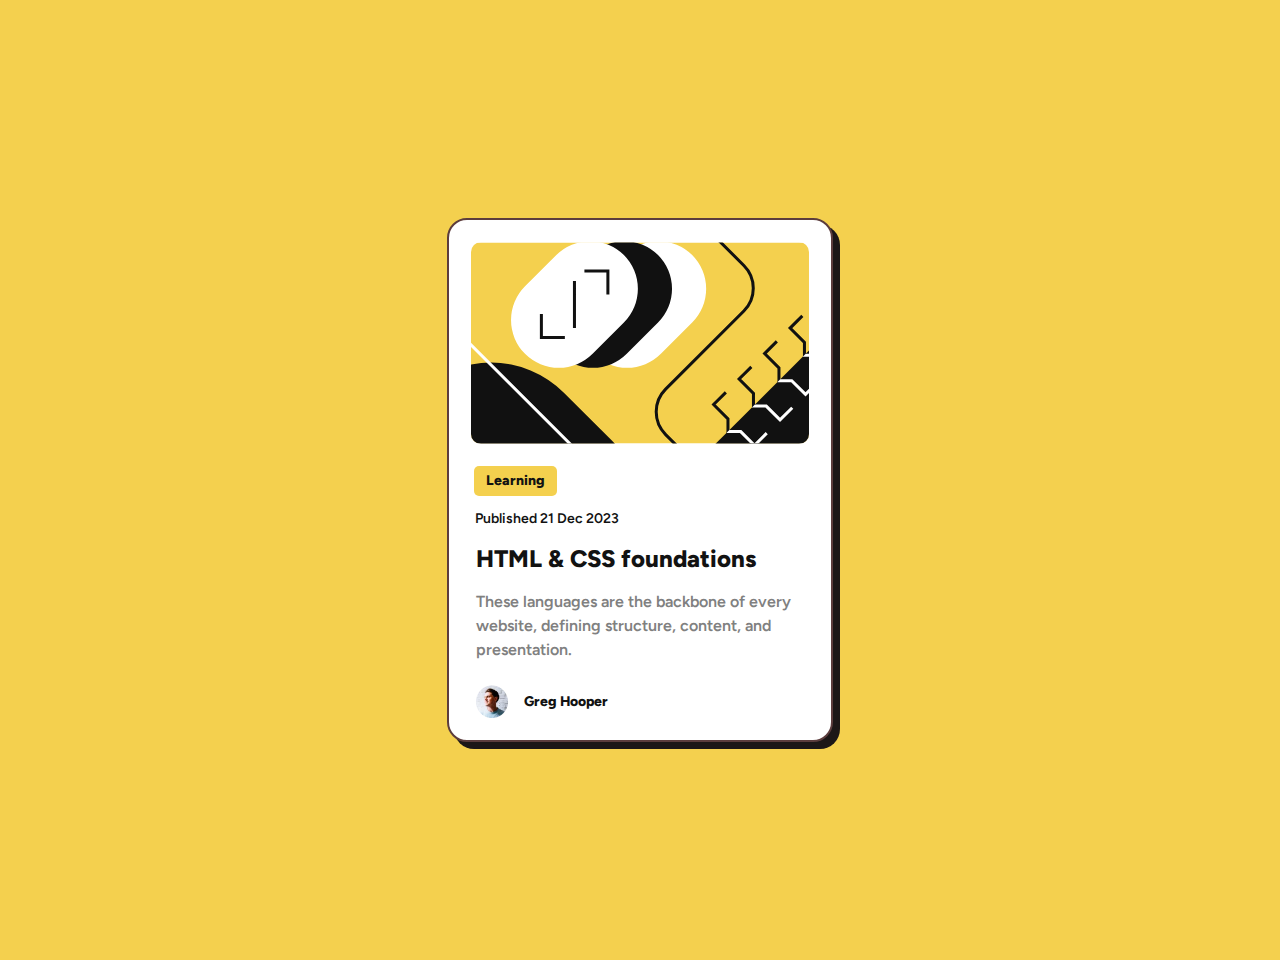
<file: blog-preview-card/index.html>
<!DOCTYPE html>
<html lang="en">
<head>
  <meta charset="UTF-8">
  <meta name="viewport" content="width=device-width, initial-scale=1.0"> 

  <link rel="icon" type="image/png" sizes="32x32" href="./assets/images/favicon-32x32.png">
  
  <title>Frontend Mentor | Blog preview card</title>
  
  <link rel="stylesheet" href="./assets/estilos_css/estilos_blog_card.css">
  
  <style>
  
  </style>
  
</head>
<body class="estilo_body">

	<div class="div_principal" id="id_div_principal">
	
		<div class="div_imagen">
			<img class="estilo_img_01" src="./assets/images/illustration-article.svg" alt="illustration-article">
		</div>
		
		<div class="div_contenido">		
		
			<div class="div_learning">
				<h4 class="h_learning">Learning</h4>
			</div>
			
			<div class="div_fecha">
				<p>Published 21 Dec 2023</p>
			</div>
			
			<div class="div_titulo">
				<h2 class="h_titulo_02">HTML & CSS foundations</h2>
			</div>
			
			<div class="div_descripcion">
				<p>These languages are the backbone of every website, defining structure, 
				content, and presentation.</p>
			</div>
			
			<div class="div_img_avatar">
				
				<img class="clase_img_avatar" src="./assets/images/image-avatar.webp" alt="image_avatar">
				
				<div class="div_titulo_avatar">
					<h4 class="">Greg Hooper</h4>	
				</div>
			</div>
								
		</div>
	
	</div>
	  
</body>
</html>
</file>
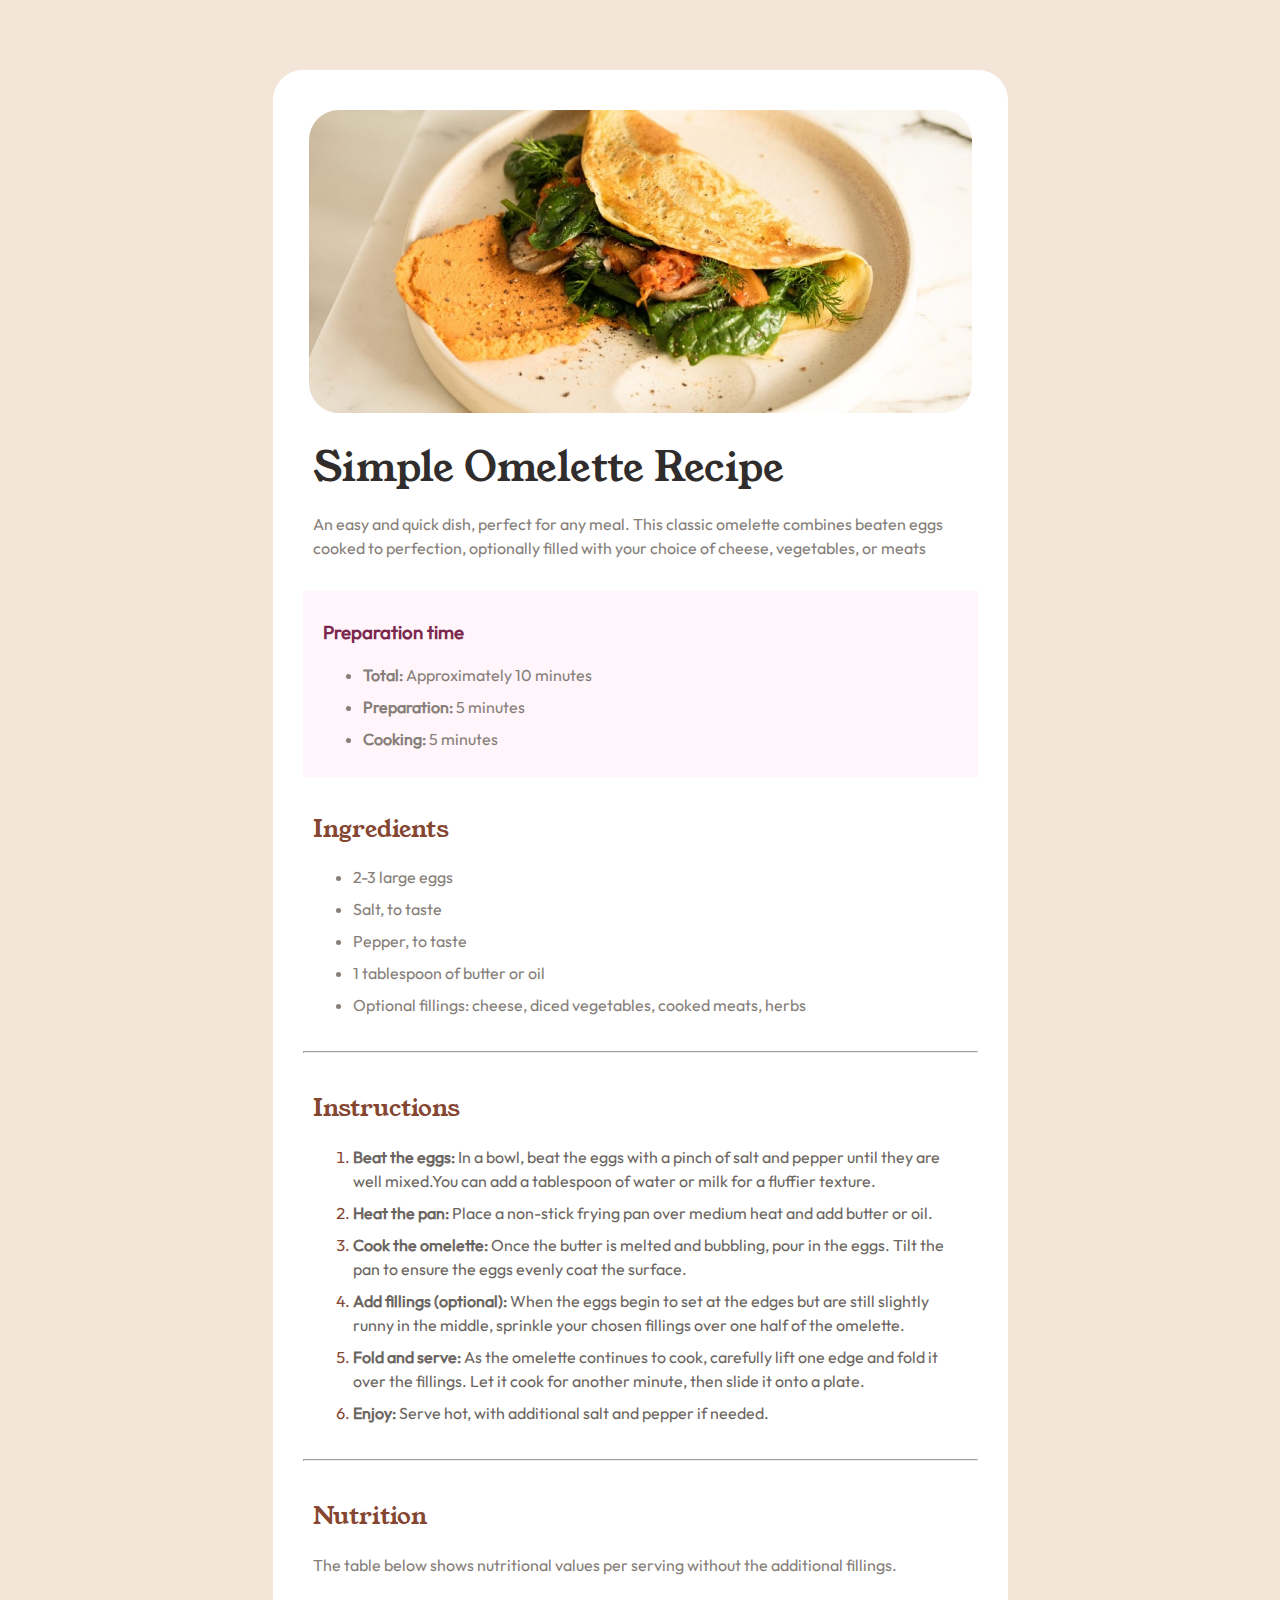
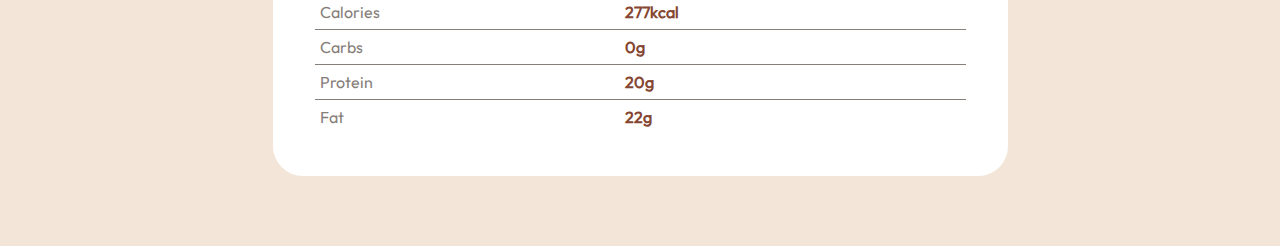
<file: Desafio_recipe_page/index.html>
<!DOCTYPE html>
<html lang="en">
<head>
  <meta charset="UTF-8">
  <meta name="viewport" content="width=device-width, initial-scale=1.0"> <!-- displays site properly based on user's device -->

  <link rel="icon" type="image/png" sizes="32x32" href="./assets/images/favicon-32x32.png">
  
  <title>Frontend Mentor | Recipe page</title>
  
  <link rel="stylesheet" href="./assets/estilos/estilos_main.css">
   
</head>
<body class="estilo_body">

	<div class="estilo_div_main">
	
		<div class="div_imagen">
			<img class="estilo_imagen_01" src="./assets/images/image-omelette.jpeg" alt="imagen de omelette">		
		</div>
		
		<div class="estilo_div_contenido">
		
		<div class="div_titulo">
		
			<h1 class="titulo_principal font-size_titulo_01">Simple Omelette Recipe</h1>
			
			<p class="estilo_parrafo">An easy and quick dish, perfect for any meal. This classic omelette 
			combines beaten eggs cooked to perfection, optionally filled with your choice of cheese, 
			vegetables, or meats</p>
		
		</div>
		
		<div class="div_preparation">
			<h3 class="titulo_preparation">Preparation time</h3>

			<ul class="estilo_parrafo">
				<li><strong>Total:</strong> Approximately 10 minutes</li>
				<li><strong>Preparation:</strong> 5 minutes</li>
				<li><strong>Cooking:</strong> 5 minutes</li>
			</ul>			 
  
		</div>
		
		<div class="div_ingredientes">
		
			<h2 class="titulo_02">Ingredients</h2>
			
			<ul class="estilo_parrafo">
				<li>2-3 large eggs</li>
				<li>Salt, to taste</li>
				<li>Pepper, to taste</li>
				<li>1 tablespoon of butter or oil</li>
				<li>Optional fillings: cheese, diced vegetables, cooked meats, herbs</li>
			</ul>
		
		</div>
		<hr>		
		<div class="div_instructions">
		
			<h2 class="titulo_02">Instructions</h2>
			
			<ol class="estilo_lista_01 estilo_parrafo">
				<li><span><strong>Beat the eggs:</strong> In a bowl, beat the eggs with a pinch of salt and pepper until they are 
				well mixed.You can add a tablespoon of water or milk for a fluffier texture.</span></li>
				<li><span><strong>Heat the pan:</strong> Place a non-stick frying pan over medium heat and add butter or oil.</span>
				</li>
				<li><span><strong>Cook the omelette:</strong> Once the butter is melted and bubbling, pour in the eggs. Tilt the pan 
				to ensure the eggs evenly coat the surface.</span></li>
				<li><span><strong>Add fillings (optional):</strong> When the eggs begin to set at the edges but are still slightly 
				runny in the middle, sprinkle your chosen fillings over one half of the omelette.</span></li>
				<li><span><strong>Fold and serve:</strong> As the omelette continues to cook, carefully lift one edge and fold 
				it over the fillings. Let it cook for another minute, then slide it onto a plate.</span></li>
				<li><span><strong>Enjoy:</strong> Serve hot, with additional salt and pepper if needed.</span></li>
			</ol>			
		
		</div>
		<hr>
		<div class="div_nutricion">
					
			<h2 class="titulo_02"> Nutrition</h2>
			<p class="estilo_parrafo">The table below shows nutritional values per serving without the additional fillings.</p>	
								
			<table class="tabla_nutricion estilo_parrafo">
				<tr>					
					<td>Calories</td>
					<td><strong>277kcal</strong></td>
				</tr>				
				<tr>
					<td>Carbs</td>
					<td><strong>0g</strong></td>
				</tr>				
				<tr>
					<td>Protein</td>
					<td><strong>20g</strong></td>
				</tr>
				<tr>
					<td>Fat</td>
					<td><strong>22g</strong></td>
				</tr>
			</table>		
		</div>
		</div>
	</div>
        
</body>
</html>
</file>
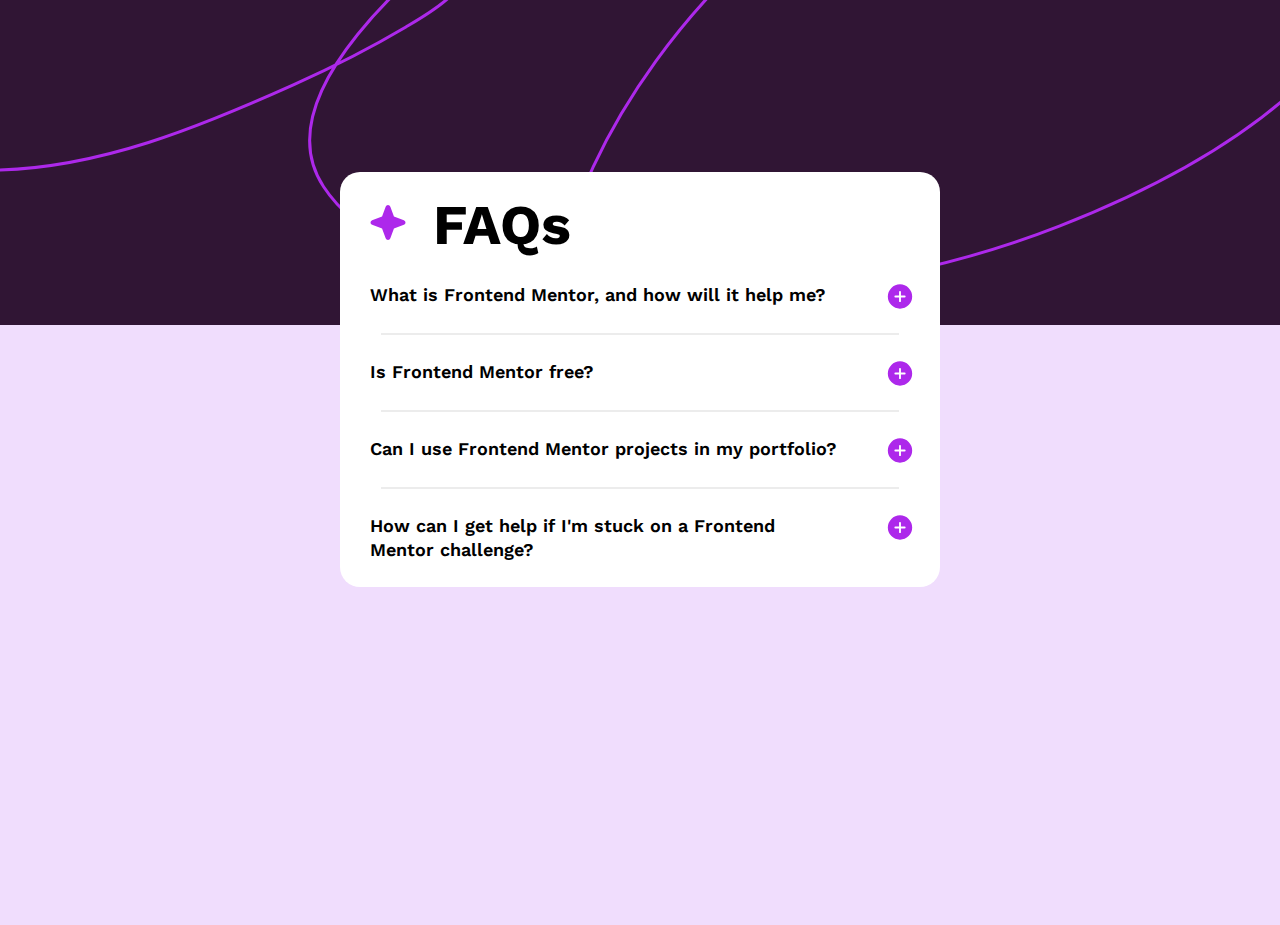
<file: faq-accordion/index.html>
<!DOCTYPE html>
<html lang="en">
<head>
  <meta charset="UTF-8">
  <meta name="viewport" content="width=device-width, initial-scale=1.0"> <!-- displays site properly based on user's device -->

  <link rel="icon" type="image/png" sizes="32x32" href="./assets/images/favicon-32x32.png">
  
  <title>Frontend Mentor | FAQ accordion</title>

	<link rel="stylesheet" href="./assets/estilos/estilos_faq_accordion.css">
	
	<script type="text/javascript" src="./assets/scripts/script_faq_accordion.js"></script>
  
</head>
<body class="clase_body">
		
	<div class="div_fondo">					
			
		<div class="div_flotante">
			
			<div class="div_interno_01">
			
			<div class="div_titulo">
				<div class="div_icono_01"><img src="./assets/images/icon-star.svg" class="icono_main" alt="icon-star"></div>
				<div class="titulo_principal"><h1>FAQs</h1></div>				
			</div>						
							
			<div class="div_contenido_01">
		
				<div id="id_pregunta_01" class="div_pregunta">
				
					<div class="columna_grid_01">
						<div class="div_enlace_pregunta">
							<h4><a onclick="mostrar_contenido_01(1)">What is Frontend Mentor, and how will it help me?</a></h4>
						</div>
						<div class="div_icono_simbolo">
							<span id="id_icono_minus_01" class="icono_minus">
								<img src="assets/images/icon-minus.svg" alt="icon-minus">
							</span>						
							<span id="id_icono_plus_01" class="icono_plus">
								<img src="assets/images/icon-plus.svg" alt="icon-plus">
							</span>
						</div>
					</div>
					<div id="id_respuesta_01" class="div_respuesta">
					
				<p>Frontend Mentor offers realistic coding challenges to help developers improve their 
				frontend coding skills with projects in HTML, CSS, and JavaScript. It's suitable for 
				all levels and ideal for portfolio building.</p>
					
					</div>
									
				</div>
				
				<hr color="#ececec">
				
				<div id="id_pregunta_02" class="div_pregunta">
					<div class="columna_grid_01">
						<div class="div_enlace_pregunta">
				<h4><a onclick="mostrar_contenido_01(2)">Is Frontend Mentor free?</a></h4>
						</div>
						<div class="div_icono_simbolo">
							<span id="id_icono_minus_02" class="icono_minus">
								<img src="assets/images/icon-minus.svg" alt="icon-minus">
							</span>						
							<span id="id_icono_plus_02" class="icono_plus">
								<img src="assets/images/icon-plus.svg" alt="icon-plus">
							</span>
						</div>
						
						</div>
						<div id="id_respuesta_02" class="div_respuesta">						
				<p>Yes, Frontend Mentor offers both free and premium coding challenges, with the free 
				option providing access to a range of projects suitable for all skill levels.</p>
						</div>
					
				</div>
				
				<hr color="#ececec">
				
				<div id="id_pregunta_03" class="div_pregunta">
					<div class="columna_grid_01">
					<div class="div_enlace_pregunta">
				<h4><a onclick="mostrar_contenido_01(3)">Can I use Frontend Mentor projects in my portfolio?</a></h4>
					</div>
					<div class="div_icono_simbolo">
							<span id="id_icono_minus_03" class="icono_minus">
								<img src="assets/images/icon-minus.svg" alt="icon-minus">
							</span>						
							<span id="id_icono_plus_03" class="icono_plus">
								<img src="assets/images/icon-plus.svg" alt="icon-plus">
							</span>
						</div>
					</div>
					<div id="id_respuesta_03" class="div_respuesta">
				<p>Yes, you can use projects completed on Frontend Mentor in your portfolio. 
				It's an excellent way to showcase your skills to potential employers!</p>
					</div>
					
				</div>
				
				<hr color="#ececec">
				
				<div id="id_pregunta_04" class="div_pregunta">
					<div class="columna_grid_01">
						<div class="div_enlace_pregunta">
							<h4><a onclick="mostrar_contenido_01(4)">How can I get help if I'm stuck on a Frontend Mentor challenge?</a></h4>
						</div>
						<div class="div_icono_simbolo">
							<span id="id_icono_minus_04" class="icono_minus">
								<img src="assets/images/icon-minus.svg" alt="icon-minus">
							</span>						
							<span id="id_icono_plus_04" class="icono_plus">
								<img src="assets/images/icon-plus.svg" alt="icon-plus">
							</span>
						</div>
					</div>
					<div id="id_respuesta_04" class="div_respuesta">
				<p>The best place to get help is inside Frontend Mentor's Discord community. 
				There's a help channel where you can ask questions and seek support from 
				other community members.</p>
					</div>
					
				</div>
							
			</div>
			
			</div>
		</div>										
				
		<div class="div_imagen_01">		
			<!--
			<img src="assets/images/background-pattern-desktop.svg" 
			alt="imagen_fondo" class="estilo_imagen_01">-->				
		</div>			
					
		<div class="div_fondo_color">			
		</div>
		
	</div>						
  
</body>
</html>
</file>
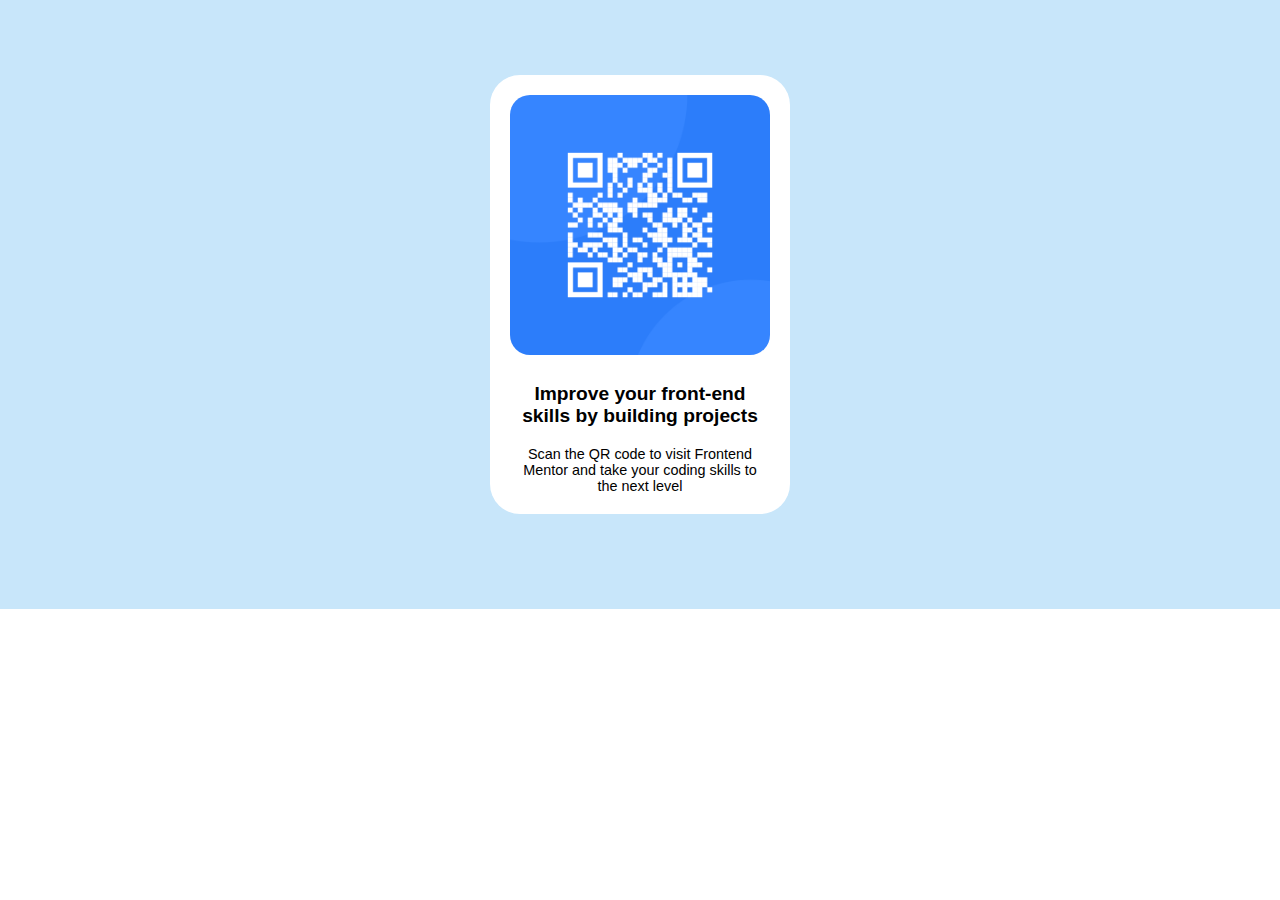
<file: MentorFront_01/index.html>
<!DOCTYPE html>
<html lang="en">
<head>
  <meta charset="UTF-8">
  <meta name="viewport" content="width=device-width, initial-scale=1.0"> 
  <!-- displays site properly based on user's device -->

  <link rel="icon" type="image/png" sizes="32x32" href="./images/favicon-32x32.png">
  
  <title>Frontend Mentor | QR code component</title>

  <style>
	.clase_body {
		margin: 0px;
	}
	.div_main_01 {
		background-color: rgb(200, 230, 250);		
		padding-top: 75px;
		padding-bottom: 75px;		
	}
	.div_tarjeta_01 {
		background-color: rgb(255, 255, 255);
		width: 260px;
		margin: auto;
		padding-top: 20px;
		padding-left: 20px;
		padding-right: 20px;		
		border-radius: 30px;
	}
	.div_contenido_01 {		
		margin-bottom: 20px;		
		padding: 5px;	
		text-align: center;
		font-family: sans-serif, Arial, Helvetica;		
	}
	.div_img_01 {
		width: 100%;		
		margin: auto;						
	}
	.estilo_img_01 {
		width: 100%;
		border-radius: 20px;
	}
	.titulo_tarjeta {			
		font-size: 1.2rem;
	}
	.parrafo_tarjeta {			
		font-size: 0.9rem;		
	}	
		
  </style>
  
</head>
<body class="clase_body">

	<div class="div_main_01">
	
	<div class="div_tarjeta_01">
	
		<div class="div_img_01">
	
			<image src="images/image-qr-code.png" class="estilo_img_01" alt="imagen de código qr">
	
		</div>
		<div class="div_contenido_01">
		
			<h3 class="titulo_tarjeta">Improve your front-end skills by building projects</h3>
			<p class="parrafo_tarjeta">Scan the QR code to visit Frontend Mentor and take your coding skills to the next level</p>
		
		</div>
	</div>
	</div>
  
</body>
</html>
</file>
<file: blog-preview-card/assets/estilos_css/estilos_blog_card.css>
@font-face {
		font-family: "figtreeExtraBold";
		src: url("../fonts/static/Figtree-ExtraBold.ttf") format("truetype");
		font-display: fallback;
	}	
	@font-face {
		font-family: "figtreeSemiBold";
		src: url("../fonts/static/Figtree-SemiBold.ttf") format("truetype");
		font-display: fallback;
	}
		
	* {
		margin: 0px;
		padding: 0px;
	}
	.estilo_body {
		background-color: hsl(47, 88%, 63%);
	}
	
	@media(max-width: 500px) {
		.div_principal {
			width: 304px;			
			background-color: hsl(0, 0%, 100%);
			color: hsl(0, 0%, 7%);		
			margin: 155px auto;
			padding: 10px;	
			border: 2px solid hsl(0, 20%, 30%);
			border-radius: 20px;		
			box-shadow: hsl(0, 10%, 10%) 7px 7px;		
		}
		.div_imagen {				
			position: relative;		
			width: 284px;
			height: 200px;
			margin: 10px auto;			
			overflow: hidden;			
			border-radius: 12px;
		}
		.estilo_img_01 {
			position: absolute;			
			left: -100%;
			right: -100%;
			top: -100%;
			bottom: -100%;			
			margin: auto;			
			min-height: 100%;
			min-width: 100%;			
		}
		.div_contenido {	
			font-family: figtreeSemiBold;
			font-size: 14px;
			line-height: 1.3rem;
			font-weight: 500;		
			margin: 8px;
		}
		.div_learning {
			font-size: 12px;
			margin-top: 15px;
			margin-left: 5px;
			margin-right: 5px;		
		}
		.h_learning {
			display: inline-block;
			font-family: figtreeExtraBold;
			background-color: hsl(47, 88%, 63%);	
			margin-top: 5px;
			padding: 3px 12px;
			border-radius: 5px;
		}
		.div_fecha {
			font-size: 12px;
			margin-top: 8px;
			margin-left: 2px;
			margin-right: 2px;
			padding: 4px;				
		}
		.div_titulo {	
			font-family: figtreeExtraBold;		
			font-size: 14px;
			margin-top: 8px;
			margin-left: 2px;
			margin-right: 2px;		
			padding: 5px;
		}
		.h_titulo_02:hover {
			color: hsl(47, 88%, 63%);
			cursor: pointer;				
		}
		.div_principal:has(.h_titulo_02:hover) {
			box-shadow: hsl(0, 10%, 10%) 12px 12px;	
		}	
		.div_descripcion {
			color: hsl(0, 0%, 50%);
			margin-top: 8px;			
			margin-left: 1px;
			margin-right: 1px;
			padding: 5px;				
		}	
		.div_img_avatar {
			display: grid;
			grid-template-columns: 1fr 5fr;	
			margin-top: 20px;
			margin-bottom: 12px;
			margin-right: 20px;
		}		
		.clase_img_avatar {
			width: 32px;	
			margin-left: 7px;
		}
		.div_titulo_avatar {
			font-family: figtreeExtraBold;
			font-size: 14px;
			padding-top: 5px;
			padding-left: 1px;	
		}
	}
	
	@media(min-width: 500px) {
		.div_principal {
			width: 304px;			
			background-color: hsl(0, 0%, 100%);
			color: hsl(0, 0%, 7%);		
			margin: 180px auto;
			padding: 7px;	
			border: 2px solid hsl(0, 20%, 30%);
			border-radius: 20px;		
			box-shadow: hsl(0, 10%, 10%) 7px 7px;		
		}
		.div_imagen {		
			margin: 11px 12px 0px 12px;						
		}
		.estilo_img_01 {
			width: 100%;
			margin: auto;
			border-radius: 10px;
		}
		.div_contenido {	
			font-family: figtreeSemiBold;
			font-size: 14px;
			line-height: 1.3rem;
			font-weight: 500;		
			margin: 8px;
		}
		.div_learning {
			font-size: 12px;
			margin-top: 10px;
			margin-left: 5px;
			margin-right: 5px;		
		}
		.h_learning {
			display: inline-block;
			font-family: figtreeExtraBold;
			background-color: hsl(47, 88%, 63%);	
			margin-top: 5px;
			padding: 3px 12px;
			border-radius: 5px;
		}
		.div_fecha {
			font-size: 12px;
			margin-top: 3px;
			margin-left: 2px;
			margin-right: 2px;
			padding: 4px;				
		}
		.div_titulo {	
			font-family: figtreeExtraBold;		
			font-size: 13px;
			margin-top: 5px;
			margin-left: 2px;
			margin-right: 2px;		
			padding: 5px;
		}
		.h_titulo_02:hover {
			color: hsl(47, 88%, 63%);
			cursor: pointer;				
		}
		.div_principal:has(.h_titulo_02:hover) {
			box-shadow: hsl(0, 10%, 10%) 12px 12px;	
		}	
		.div_descripcion {
			color: hsl(0, 0%, 50%);
			font-size: 13px;
			margin-top: 5px;			
			margin-left: 1px;
			margin-right: 1px;
			padding: 5px;				
		}	
		.div_img_avatar {
			display: grid;
			grid-template-columns: 1fr 5fr;	
			margin-top: 12px;
			margin-bottom: 10px;
			margin-right: 20px;
		}		
		.clase_img_avatar {
			width: 26px;	
			margin-left: 7px;
		}
		.div_titulo_avatar {
			font-family: figtreeExtraBold;
			font-size: 12px;
			padding-top: 5px;
			padding-left: 1px;	
		}
		
	}
	
	@media(min-width: 1000px) {
		.div_principal {
			width: 362px;
			background-color: hsl(0, 0%, 100%);
			color: hsl(0, 0%, 7%);		
			margin: 218px auto;
			padding: 10px;	
			border: 2px solid hsl(0, 20%, 30%);
			border-radius: 20px;		
			box-shadow: hsl(0, 10%, 10%) 7px 7px;		
		}
		.div_imagen {		
			margin: 12px 12px 0px 12px;						
		}
		.estilo_img_01 {
			width: 100%;
			margin: auto;
			border-radius: 10px;
		}
		.div_contenido {	
			font-family: figtreeSemiBold;
			font-size: 16px;
			line-height: 1.5rem;
			font-weight: 500;		
			margin: 10px;
		}
		.div_learning {
			font-size: 14px;
			margin-top: 15px;
			margin-left: 5px;
			margin-right: 5px;		
		}
		.h_learning {
			display: inline-block;
			font-family: figtreeExtraBold;
			background-color: hsl(47, 88%, 63%);	
			margin-top: 3px;
			padding: 3px 12px;
			border-radius: 5px;
		}
		.div_fecha {
			font-size: 14px;
			margin-top: 7px;
			margin-left: 2px;
			margin-right: 2px;
			padding: 4px;				
		}
		.div_titulo {	
			font-family: figtreeExtraBold;		
			font-size: 16px;
			margin-top: 7px;
			margin-left: 2px;
			margin-right: 2px;		
			padding: 5px;
		}
		.h_titulo_02:hover {
			color: hsl(47, 88%, 63%);
			cursor: pointer;				
		}
		.div_principal:has(.h_titulo_02:hover) {
			box-shadow: hsl(0, 10%, 10%) 15px 15px;	
		}	
		.div_descripcion {
			color: hsl(0, 0%, 50%);
			font-size: 16px;
			margin-top: 9px;
			margin-left: 2px;
			margin-right: 2px;
			padding: 5px;				
		}	
		.div_img_avatar {
			display: grid;
			grid-template-columns: 1fr 5fr;	
			margin-top: 18px;
			margin-bottom: 12px;
			margin-right: 20px;
		}		
		.clase_img_avatar {
			width: 32px;	
			margin-left: 7px;
		}
		.div_titulo_avatar {
			font-family: figtreeExtraBold;
			font-size: 14px;
			padding-top: 5px;
			padding-left: 1px;	
		}
	}
</file>
<file: Desafio_recipe_page/assets/estilos/estilos_main.css>
/* Estilos main - index desafío 02 */
		
	@font-face {		
		font-family: "young-serif";		
		font-weight: 600;
		src: url("../fonts/young-serif/YoungSerif-Regular.ttf") format("truetype");		
		font-display: fallback;	
	}
	
	@font-face {
		font-family: "outfit-regular";			
		src: url("../fonts/outfit/static/Outfit-Regular.ttf") format("truetype");				
		font-display: fallback;		
	} 
			
	.estilo_body {
		background-color: hsl(30, 54%, 90%);	
		color: hsl(24, 5%, 50%);
		font-family: "outfit-regular", sans-serif;	
		font-weight: 400;		
	}
	li {
		margin-bottom: 8px;
	}	
	.estilo_div_contenido {
		padding: 0px 30px 30px 30px;							
	}
				
	.div_titulo {
		margin-top: 2px;
		padding: 10px;
		
	}
	.titulo_principal {
		color: hsl(24, 5%, 18%);	
		font-family: "young-serif", verdana, sans-serif;	
		margin-top: 10px;
		margin-bottom: 2px;				
	}
		
	.div_preparation {
		background-color: hsl(330, 100%, 98%);		
		margin-top: 5px;
		padding: 10px 20px 10px 20px;
		
	}
	.titulo_preparation {
		color: hsl(332, 51%, 32%);
	}
	
	.titulo_02 {
		color: hsl(14, 45%, 36%);
		font-family: "young-serif", verdana, sans-serif;
	}
	.div_ingredientes {
		margin-top: 5px;
		padding: 10px;	
		
	}
	.div_instructions {
		margin-top: 5px;
		padding: 10px;		
		
	}
	.estilo_lista_01 li {
		color: hsl(14, 45%, 36%);		
	}
	.estilo_lista_01 li span {
		color: hsl(24, 5%, 40%);			
	}	
	.div_nutricion {
		margin-top: 5px;
		padding: 10px;		
	}	
	.tabla_nutricion {
		width: 100%;		
	}	
	.tabla_nutricion tr {
		display: inline-block; 
		width: 100%;								
	}
	.tabla_nutricion tr:not(.tabla_nutricion tr:first-child) {
		border-top: 1px solid hsl(24, 5%, 50%);
	}
		
	.tabla_nutricion td {
		display: inline-block;		
		width: 45%;		
		margin: 0;
		padding: 5px;	
	}	
	.tabla_nutricion td:last-child {
		color: hsl(14, 45%, 36%);		
	}  
	
	@media(max-width: 499px) {
		.estilo_div_main {
			background-color: hsl(0, 0%, 100%);										
		}
		.div_imagen {
			padding: 0px;
		}
		.estilo_imagen_01 {
			width: 100%;		
		}		
		.estilo_parrafo {
			font-size: 1rem;
			line-height: 1.5rem
		}
		.font-size_titulo_01 {
		font-size: 2.2rem;		
		}
	}
	@media(min-width: 500px) {
		.estilo_div_main {
			background-color: hsl(0, 0%, 100%);			
			margin-top: 30px;
			margin-bottom: 40px;
			border-radius: 20px;				
		}
		.div_imagen {
			padding: 40px 36px 0px 36px;
		}
		.estilo_imagen_01 {
			width: 100%;
			border-radius: 20px;
		}		
		.estilo_parrafo {
			font-size: 1rem;
			line-height: 1.5rem;
		}
		.font-size_titulo_01 {
		font-size: 2.5rem;		
		}
	}
	@media(min-width: 800px) {
		.estilo_div_main {
			background-color: hsl(0, 0%, 100%);
			width: 735px;
			margin: 70px auto;							
			border-radius: 30px;				
		}
		.div_imagen {
			padding: 40px 36px 0px 36px;
		}
		.estilo_imagen_01 {
			width: 100%;
			border-radius: 30px;
		}		
		.estilo_parrafo {
			font-size: 1rem;
			line-height: 1.5rem;
		}
		.font-size_titulo_01 {
		font-size: 2.5rem;		
		}
	}
	@media(min-width: 1000px) {
		.estilo_div_main {
			background-color: hsl(0, 0%, 100%);
			width: 735px;
			margin: 70px auto;							
			border-radius: 30px;				
		}
		.div_imagen {
			padding: 40px 36px 0px 36px;
		}
		.estilo_imagen_01 {
			width: 100%;
			border-radius: 30px;
		}		
		.estilo_parrafo {
			font-size: 1rem;
			line-height: 1.5rem;			
		}
		.font-size_titulo_01 {
		font-size: 2.5rem;		
		}
	}
</file>
<file: faq-accordion/assets/estilos/estilos_faq_accordion.css>
/* Estilos para faq-accordion-main */

	@font-face {		
		font-family: "workSansBold";				
		src: url("../fonts/static/WorkSans-Bold.ttf") format("truetype");		
		font-display: fallback;	
	}
	
	@font-face {		
		font-family: "workSansSemiBold";				
		src: url("../fonts/static/WorkSans-SemiBold.ttf") format("truetype");		
		font-display: fallback;	
	}
	
	@font-face {		
		font-family: "workSansRegular";				
		src: url("../fonts/static/WorkSans-Regular.ttf") format("truetype");		
		font-display: fallback;	
	}
		
	* {
		margin: 0px;
		padding: 0px;
	} 
			
	.div_fondo {
		position: relative;				
	}	
	
	.titulo_principal {
		font-family: workSansBold, arial, sans-serif;				
	}			
	
	hr {
		width: 92%;
		margin: 5px auto;		
	}		
	.div_icono_simbolo {
		text-align: right;
		padding-top: 8px;				
	}
	.div_enlace_pregunta {
		margin-top: 5px;
		margin-bottom: 5px;
		padding: 5px;
		cursor: pointer;		
	}
	.div_enlace_pregunta a {
		text-decoration: none;
		color: inherit;
	}
	.div_enlace_pregunta a:hover {
		color: hsl(292, 42%, 45%);
	}
			
@media(max-width: 540px) {
	
	.div_flotante {
		position: absolute;
		z-index: 20;							
		background-color: hsl(0, 0%, 100%);
		color: hsl(0, 0%, 0%);						
		width: 330px;
		margin-top: 150px;							
		margin-left: calc(100%/2 - 330px/2);							
		border-radius: 10px;
	}
		
	.div_imagen_01 {	
		background-image: url("../images/background-pattern-desktop.svg");		
		position: relative;
		height: 250px;		
	} 
		
	.div_fondo_color {	
		position: relative;
		background-color: hsl(275, 90%, 93%);
		width: 100%;
		height: 600px;				
	}
	.div_interno_01 {
		margin: 10px;
	}
	.div_titulo {
		font-size: 16px;		
		margin-top: 20px;
		margin-left: 5px;
		margin-right: 5px;		
	}	
	.div_icono_01 {
		float: left;
		margin-top: 5px;
		margin-left: 10px;
		margin-right: 15px;		
	}
	.icono_main {
		width: 70%;
	}
	.div_contenido_01 {		
		margin-top: 7px;	
		margin-left: 4px;
		margin-right: 4px;
		font-family: workSansSemiBold;
		font-size: 16px;
		font-weight: 500;
		line-height: 1.2rem;		
	}
	.div_pregunta {
		margin-top: 10px;
		margin-bottom: 6px;
		padding: 4px;		
	}
	.columna_grid_01 {
		display: grid;
		grid-template-columns: 80% 20%;		
	}
	.div_respuesta {
		margin-top: 5px;
		color: hsl(292, 16%, 49%);
		font-family: workSansRegular;
		font-size: 14px;
		font-weight: 600;
		padding-left: 5px;
		padding-right: 10px;
		padding-top: 10px;
		padding-bottom: 8px;		
	}		
}
@media(min-width: 541px) {
	
	.div_flotante {
		position: absolute;
		z-index: 20;							
		background-color: hsl(0, 0%, 100%);
		color: hsl(0, 0%, 0%);							
		width: 510px;		
		margin-top: 172px;		
		margin-left: calc(100%/2 - 510px/2);						
		border-radius: 15px;
	}
		
	.div_imagen_01 {	
		background-image: url("../images/background-pattern-desktop.svg");		
		position: relative;
		height: 290px;		
	} 
		
	.div_fondo_color {	
		position: relative;
		background-color: hsl(275, 90%, 93%);
		width: 100%;
		height: 600px;				
	}
	.div_interno_01 {
		margin: 10px;
		
	}
	.div_titulo {
		font-size: 24px;		
		margin-top: 25px;		
	}
	
	.div_icono_01 {
		float: left;
		margin-top: 10px;
		margin-left: 10px;
		margin-right: 20px;
	}
	.icono_main {
		width: 90%;
	}
	
	.div_contenido_01 {		
		margin-top: 7px;		
		font-family: workSansSemiBold;
		font-size: 16px;
		font-weight: 400;
		line-height: 1.4rem;		
	}
	.div_pregunta {
		margin-top: 10px;
		margin-bottom: 6px;
		padding: 5px;
	}
	.columna_grid_01 {
		display: grid;
		grid-template-columns: 88% 12%;		
	}
	.div_respuesta {
		margin-top: 5px;
		color: hsl(292, 16%, 49%);
		font-family: workSansRegular;
		font-size: 15px;
		font-weight: 400;
		padding-top: 10px;
		padding-bottom: 8px;		
	}	
}
@media(min-width: 800px) {
	
	.div_flotante {
		position: absolute;
		z-index: 20;							
		background-color: hsl(0, 0%, 100%);
		color: hsl(0, 0%, 0%);							
		width: 540px;		
		margin-top: 152px;		
		margin-left: calc(100%/2 - 540px/2);						
		border-radius: 20px;
	}
		
	.div_imagen_01 {	
		background-image: url("../images/background-pattern-desktop.svg");		
		position: relative;
		height: 292px;		
	} 
		
	.div_fondo_color {	
		position: relative;
		background-color: hsl(275, 90%, 93%);
		width: 100%;
		height: 600px;				
	}
	.div_interno_01 {
		margin: 30px 10px 10px 10px;
	}
	.div_titulo {
		font-size: 24px;		
		margin-top: 35px;
	}
		
	.div_icono_01 {
		float: left;
		margin-top: 10px;
		margin-left: 18px;
		margin-right: 25px;
	}
	.icono_main {
		width: 100%;
	}	
	.div_contenido_01 {						
		font-family: workSansSemiBold;			
		font-size: 16px;
		font-weight: 400;
		line-height: 1.4rem;
		margin: 20px 10px 10px 10px;
		
	}
	.div_pregunta {
		margin-top: 8px;
		margin-bottom: 5px;
		padding: 5px;		
	}
	.columna_grid_01 {
		display: grid;
		grid-template-columns: 88% 12%;		
	}
	.div_respuesta {
		margin-top: 5px;
		color: hsl(292, 16%, 49%);
		font-family: workSansRegular;
		font-size: 15px;
		font-weight: 600;
		padding-top: 5px;
		padding-left: 5px;
		padding-bottom: 12px;		
	}	
}

@media(min-width: 1200px) {
	
	.div_flotante {
		position: absolute;
		z-index: 20;							
		background-color: hsl(0, 0%, 100%);
		color: hsl(0, 0%, 0%);							
		width: 600px;		
		margin-top: 172px;		
		margin-left: calc(100%/2 - 600px/2);						
		border-radius: 20px;
	}
		
	.div_imagen_01 {	
		background-image: url("../images/background-pattern-desktop.svg");		
		position: relative;
		height: 325px;		
	} 
		
	.div_fondo_color {	
		position: relative;
		background-color: hsl(275, 90%, 93%);
		width: 100%;
		height: 600px;				
	}
	.div_interno_01 {
		margin: 20px 10px 10px 10px;
	}
	.div_titulo {
		font-size: 28px;		
		margin-top: 18px;		
	}
		
	.div_icono_01 {
		float: left;
		margin-top: 10px;
		margin-left: 18px;
		margin-right: 25px;		
	}
	.icono_main {
		width: 100%;
	}	
	.div_contenido_01 {						
		font-family: workSansSemiBold;				
		font-size: 18px;
		font-weight: 400;
		line-height: 1.5rem;
		margin: 8px 10px 10px 10px;		
	}
	.div_pregunta {
		margin-top: 10px;
		margin-bottom: 10px;
		padding: 5px;
	}
	.columna_grid_01 {
		display: grid;
		grid-template-columns: 88% 12%;		
	}
	.div_respuesta {
		margin-top: 10px;
		color: hsl(292, 16%, 49%);
		font-family: workSansRegular;
		font-size: 16px;
		font-weight: 400;
		padding-top: 5px;
		padding-left: 5px;
		padding-bottom: 7px;		
	}		
}
</file>
